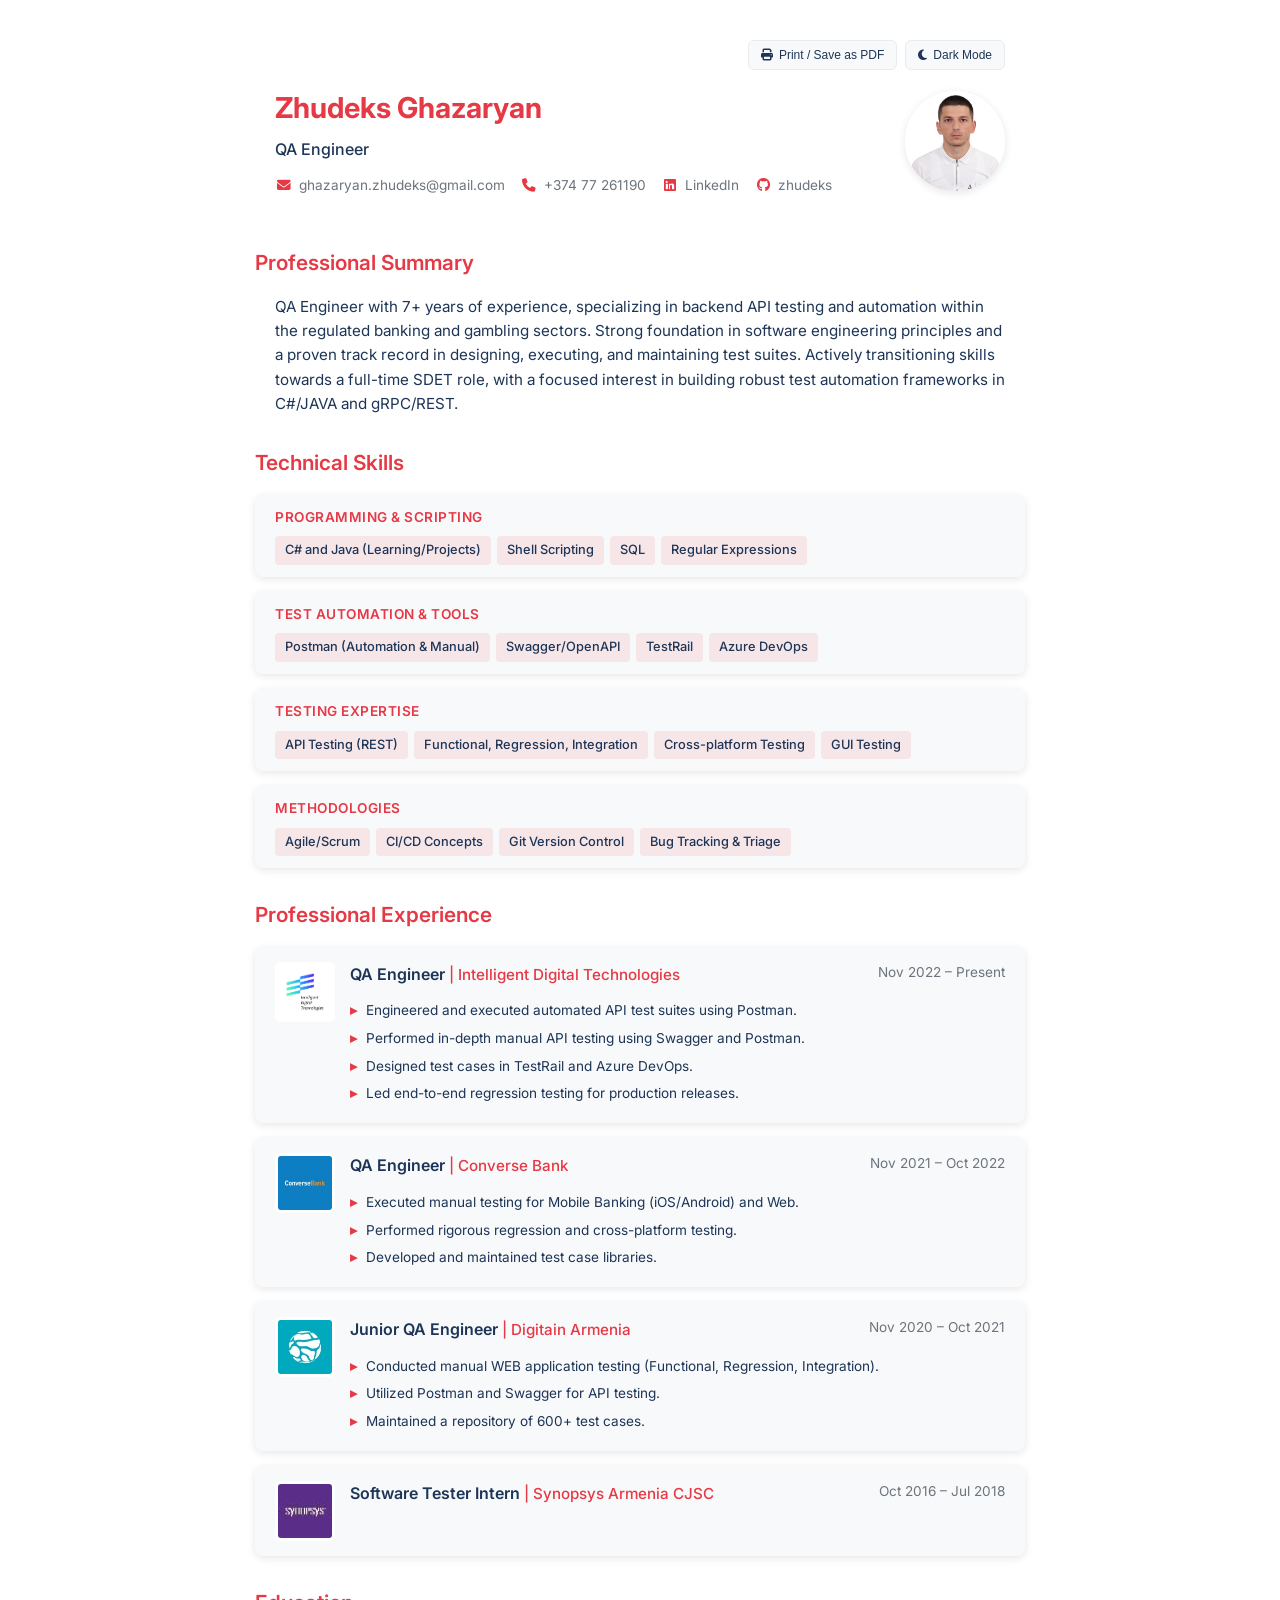
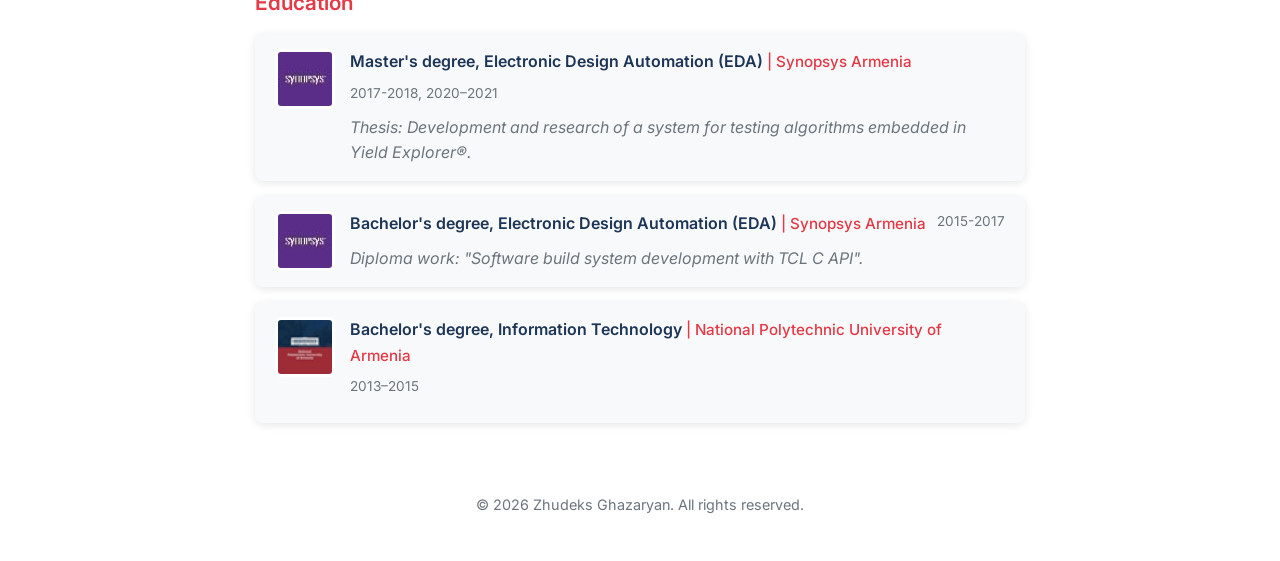
<file: index.html>
<!DOCTYPE html>
<html lang="en">
<head>
    <meta charset="UTF-8">
    <meta name="viewport" content="width=device-width, initial-scale=1.0">
    <title>Zhudeks Ghazaryan - QA Engineer CV</title>
    <link rel="icon" type="image/png" href="images/favicon.png">
    
    <!-- Google Fonts -->
    <link rel="preconnect" href="https://fonts.googleapis.com">
    <link rel="preconnect" href="https://fonts.gstatic.com" crossorigin>
    <link href="https://fonts.googleapis.com/css2?family=Inter:wght@300;400;500;600;700&display=swap" rel="stylesheet">
    
    <!-- Font Awesome -->
    <link rel="stylesheet" href="https://cdnjs.cloudflare.com/ajax/libs/font-awesome/6.4.0/css/all.min.css">
    
    <!-- Custom CSS -->
    <link rel="stylesheet" href="css/style.css">
</head>
<body>
    <div class="container">
        <header>
            <div class="header-controls">
                <button class="btn btn-secondary" onclick="printCV()">
                    <i class="fas fa-print"></i>
                    Print / Save as PDF
                </button>
                <button class="btn btn-secondary" id="theme-toggle">
                    <i class="fas fa-moon"></i>
                    Dark Mode
                </button>
            </div>

            <div class="profile-section">
                <div class="profile-info">
                    <h1 class="name" id="displayName">Zhudeks Ghazaryan</h1>
                    <p class="title" id="displayTitle">QA Engineer</p>

                    <div class="contact-info">
                        <div class="contact-item" id="contactEmail">
                            <i class="fas fa-envelope"></i>
                            <a href="mailto:ghazaryan.zhudeks@gmail.com">ghazaryan.zhudeks@gmail.com</a>
                        </div>
                        <div class="contact-item" id="contactPhone">
                            <i class="fas fa-phone"></i>
                            <a href="tel:+37477261190">+374 77 261190</a>
                        </div>
                        <div class="contact-item" id="contactLinkedin">
                            <i class="fab fa-linkedin"></i>
                            <a href="https://www.linkedin.com/in/ghazaryanzhudeks/" target="_blank">LinkedIn</a>
                        </div>
                        <div class="contact-item" id="contactGithub">
                            <i class="fab fa-github"></i>
                            <a href="https://github.com/zhudeks" target="_blank">zhudeks</a>
                        </div>
                    </div>
                </div>
                
                <img src="images/avatar.jpg" alt="Zhudeks Ghazaryan" class="profile-avatar" id="displayAvatar">
            </div>
        </header>

        <section id="summary">
            <h2 class="section-title">Professional Summary</h2>
            <p id="displaySummary">
                QA Engineer with 7+ years of experience, specializing in backend API testing and automation within the regulated banking and gambling sectors. Strong foundation in software engineering principles and a proven track record in designing, executing, and maintaining test suites. Actively transitioning skills towards a full-time SDET role, with a focused interest in building robust test automation frameworks in C#/JAVA and gRPC/REST.
            </p>
        </section>

        <section id="skills">
            <h2 class="section-title">Technical Skills</h2>
            <div class="skills-grid" id="displaySkills">
                <!-- Skills will be loaded from data.js -->
            </div>
        </section>

        <section id="experience">
            <h2 class="section-title">Professional Experience</h2>
            <div id="displayExperience">
                <!-- Experience will be loaded from data.js -->
            </div>
        </section>

        <section id="education">
            <h2 class="section-title">Education</h2>
            <div id="displayEducation">
                <!-- Education will be loaded from data.js -->
            </div>
        </section>

        <footer class="cv-footer">
            <p>© <span id="currentYear"></span> Zhudeks Ghazaryan. All rights reserved.</p>
        </footer>
    </div>

    <!-- CV Data -->
    <script src="js/data.js"></script>
    <!-- Custom JS -->
    <script src="js/script.js"></script>
</body>
</html>
</file>
<file: css/style.css>
/* CSS Variables - Light Mode (Default) */
:root {
    --primary-color: #e63946;
    --bg-color: #ffffff;
    --text-color: #1d3557;
    --card-bg: #f8f9fa;
    --border-color: #e9ecef;
    --secondary-text: #6c757d;
    --shadow: 0 2px 8px rgba(0, 0, 0, 0.1);
}

/* Dark Mode */
[data-theme="dark"] {
    --bg-color: #121212;
    --text-color: #e0e0e0;
    --card-bg: #1e1e1e;
    --border-color: #333333;
    --secondary-text: #a0a0a0;
    --shadow: 0 2px 8px rgba(0, 0, 0, 0.3);
}

* {
    margin: 0;
    padding: 0;
    box-sizing: border-box;
}

body {
    font-family: 'Inter', sans-serif;
    background-color: var(--bg-color);
    color: var(--text-color);
    line-height: 1.6;
    transition: background-color 0.3s ease, color 0.3s ease;
}

.container {
    max-width: 800px;
    margin: 0 auto;
    padding: 15px;
}

/* Header Styles */
header {
    text-align: left;
    padding: 25px 20px;
    margin-bottom: 25px;
}

.header-controls {
    display: flex;
    justify-content: flex-end;
    gap: 8px;
    margin-bottom: 15px;
    flex-wrap: wrap;
}

.header-controls a {
    text-decoration: none;
}

.btn {
    padding: 7px 12px;
    border: none;
    border-radius: 6px;
    cursor: pointer;
    font-size: 12px;
    font-weight: 500;
    display: flex;
    align-items: center;
    gap: 6px;
    transition: all 0.3s ease;
    white-space: nowrap;
}

.btn:hover {
    transform: translateY(-2px);
}

.btn:active {
    transform: translateY(0);
}

.btn:focus {
    outline: 2px solid var(--primary-color);
    outline-offset: 2px;
}

.btn-primary {
    background-color: var(--primary-color);
    color: white;
}

.btn-primary:hover {
    background-color: #c92a37;
}

.btn-secondary {
    background-color: var(--card-bg);
    color: var(--text-color);
    border: 1px solid var(--border-color);
}

.btn-secondary:hover {
    background-color: var(--border-color);
}

.profile-section {
    display: flex;
    justify-content: space-between;
    align-items: center;
    gap: 20px;
}

.profile-info {
    flex: 1;
}

.profile-avatar {
    width: 100px;
    height: 100px;
    border-radius: 50%;
    object-fit: cover;
    box-shadow: var(--shadow);
    flex-shrink: 0;
}

.name {
    font-size: 1.8rem;
    font-weight: 700;
    color: var(--primary-color);
    margin-bottom: 6px;
}

.title {
    font-size: 1rem;
    color: var(--text-color);
    font-weight: 500;
    margin-bottom: 12px;
}

.contact-info {
    display: flex;
    flex-wrap: wrap;
    gap: 15px;
}

.contact-item {
    display: flex;
    align-items: center;
    gap: 6px;
    color: var(--secondary-text);
    font-size: 0.85rem;
}

.contact-item a {
    color: var(--secondary-text);
    text-decoration: none;
    transition: all 0.3s ease;
}

.contact-item a:hover {
    color: var(--primary-color);
}

.contact-item a:focus {
    outline: 2px solid var(--primary-color);
    outline-offset: 2px;
    border-radius: 4px;
}

.contact-item i,
.contact-item img {
    color: var(--primary-color);
    width: 18px;
    text-align: center;
    transition: transform 0.3s ease;
}

.contact-item:hover i {
    transform: scale(1.2);
}

/* Section Styles */
section {
    margin-bottom: 30px;
}

.section-title {
    font-size: 1.3rem;
    font-weight: 600;
    color: var(--primary-color);
    margin-bottom: 15px;
}

/* Summary Section */
#summary p {
    font-size: 0.95rem;
    line-height: 1.6;
    color: var(--text-color);
    padding: 0 20px;
}

/* Skills Section - Compact Tags Layout */
.skills-grid {
    display: grid;
    grid-template-columns: 1fr;
    gap: 15px;
}

.skill-card {
    background-color: var(--card-bg);
    padding: 12px 20px;
    border-radius: 8px;
    box-shadow: var(--shadow);
    transition: all 0.3s ease;
}

.skill-card:hover {
    transform: translateY(-2px);
    box-shadow: 0 4px 12px rgba(0, 0, 0, 0.15);
}

.skill-card h4 {
    color: var(--primary-color);
    margin-bottom: 8px;
    font-size: 0.85rem;
    font-weight: 600;
    text-transform: uppercase;
    letter-spacing: 0.5px;
}

.skill-list {
    list-style: none;
    display: flex;
    flex-wrap: wrap;
    gap: 6px;
}

.skill-list li {
    padding: 4px 10px;
    background-color: rgba(230, 57, 70, 0.1);
    color: var(--text-color);
    font-size: 0.8rem;
    border-radius: 4px;
    font-weight: 500;
}

.skill-list li::before {
    content: none;
}

.skill-list li {
    padding-left: 10px;
}

/* Experience & Education Cards */
.card {
    background-color: var(--card-bg);
    padding: 15px 20px;
    border-radius: 8px;
    box-shadow: var(--shadow);
    margin-bottom: 15px;
    display: flex;
    gap: 15px;
    align-items: flex-start;
    transition: all 0.3s ease;
}

.card:hover {
    transform: translateY(-2px);
    box-shadow: 0 4px 12px rgba(0, 0, 0, 0.15);
}

.card-logo {
    width: 60px;
    height: 60px;
    object-fit: contain;
    flex-shrink: 0;
    border-radius: 6px;
    background-color: white;
    padding: 3px;
}

.card-content {
    flex: 1;
}

.card-header {
    display: flex;
    justify-content: space-between;
    align-items: flex-start;
    margin-bottom: 10px;
    flex-wrap: wrap;
    gap: 8px;
}

.card-title {
    font-size: 1rem;
    font-weight: 600;
    color: var(--text-color);
    transition: color 0.3s ease;
}

.card:hover .card-title {
    color: var(--primary-color);
}

.card-company {
    color: var(--primary-color);
    font-weight: 500;
    font-size: 0.95rem;
}

.card-date {
    color: var(--secondary-text);
    font-size: 0.85rem;
    white-space: nowrap;
}

.card ul {
    list-style: none;
    margin-top: 10px;
}

.card ul li {
    padding: 3px 0;
    color: var(--text-color);
    font-size: 0.85rem;
    position: relative;
    padding-left: 16px;
}

.card ul li::before {
    content: "▸";
    color: var(--primary-color);
    position: absolute;
    left: 0;
    font-weight: bold;
}

.education-degree {
    font-style: italic;
    color: var(--secondary-text);
    margin-top: 10px;
}

/* Footer */
.cv-footer {
    text-align: center;
    padding: 30px 20px;
    margin-top: 40px;
    color: var(--secondary-text);
    font-size: 0.9rem;
}

/* Responsive Design */
@media (max-width: 768px) {
    .container {
        padding: 10px;
    }

    .name {
        font-size: 1.6rem;
    }

    .title {
        font-size: 1rem;
    }

    .profile-section {
        flex-direction: column-reverse;
        align-items: center;
        text-align: center;
        gap: 20px;
    }

    .profile-info {
        display: flex;
        flex-direction: column;
        align-items: center;
        width: 100%;
    }

    .profile-avatar {
        width: 120px;
        height: 120px;
    }

    .contact-info {
        justify-content: center;
        gap: 12px;
    }

    .contact-item {
        font-size: 0.85rem;
    }

    .header-controls {
        flex-wrap: wrap;
    }

    .btn {
        padding: 7px 12px;
        font-size: 12px;
    }

    .skills-grid {
        grid-template-columns: 1fr;
    }

    .card {
        padding: 15px;
    }

    .card-logo {
        width: 60px;
        height: 60px;
    }

    .card-header {
        flex-direction: column;
        gap: 5px;
    }

    .card-date {
        white-space: normal;
    }

    .section-title {
        font-size: 1.3rem;
    }
}

/* Extra small screens */
@media (max-width: 400px) {
    .name {
        font-size: 1.4rem;
    }

    .header-controls {
        flex-direction: column;
        align-items: stretch;
    }

    .btn {
        justify-content: center;
    }
}

/* Print Styles */
@media print {
    .header-controls {
        display: none;
    }

    body {
        background-color: white;
        color: black;
    }

    .name {
        color: #e63946;
    }

    .section-title,
    .skill-card h4,
    .card-company {
        color: #e63946;
    }

    .card,
    .skill-card {
        box-shadow: none;
        border: 1px solid #ddd;
        page-break-inside: avoid;
    }

    a {
        text-decoration: none;
        color: black;
    }

    .contact-item a {
        color: black;
    }
}
</file>
